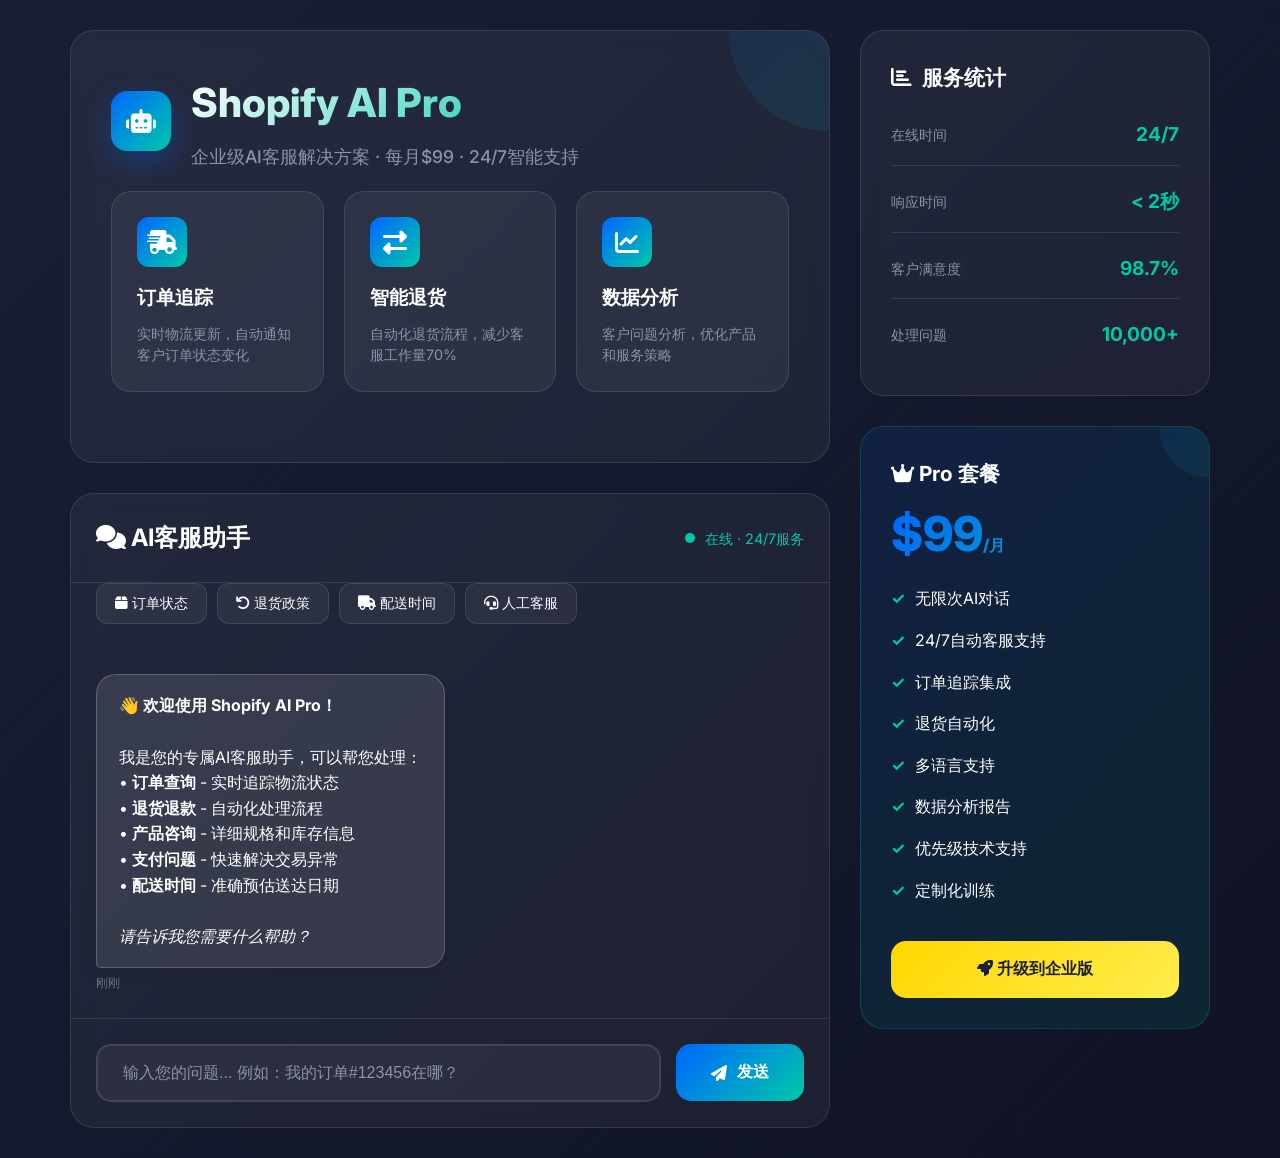
<file: templates/index.html>
<!DOCTYPE html>
<html lang="zh-CN">
<head>
    <meta charset="UTF-8">
    <meta name="viewport" content="width=device-width, initial-scale=1.0">
    <title>Shopify AI Pro | 企业级AI客服解决方案</title>
    <link rel="stylesheet" href="/static/css/style.css">
    <link rel="stylesheet" href="https://cdnjs.cloudflare.com/ajax/libs/font-awesome/6.4.0/css/all.min.css">
    <link href="https://fonts.googleapis.com/css2?family=Inter:wght@300;400;500;600;700;800&display=swap" rel="stylesheet">
</head>
<body>
    <div class="container">
        <!-- 左侧主区域 -->
        <div class="main-area">
            <!-- 头部 -->
            <header class="header">
                <div class="brand">
                    <div class="brand-logo floating">
                        <i class="fas fa-robot"></i>
                    </div>
                    <div class="brand-text">
                        <h1>Shopify AI Pro</h1>
                        <p>企业级AI客服解决方案 · 每月$99 · 24/7智能支持</p>
                    </div>
                </div>
                
                <div class="feature-cards">
                    <div class="feature-card">
                        <div class="feature-icon">
                            <i class="fas fa-shipping-fast"></i>
                        </div>
                        <h3>订单追踪</h3>
                        <p>实时物流更新，自动通知客户订单状态变化</p>
                    </div>
                    <div class="feature-card">
                        <div class="feature-icon">
                            <i class="fas fa-exchange-alt"></i>
                        </div>
                        <h3>智能退货</h3>
                        <p>自动化退货流程，减少客服工作量70%</p>
                    </div>
                    <div class="feature-card">
                        <div class="feature-icon">
                            <i class="fas fa-chart-line"></i>
                        </div>
                        <h3>数据分析</h3>
                        <p>客户问题分析，优化产品和服务策略</p>
                    </div>
                </div>
            </header>
            
            <!-- 聊天区域 -->
            <div class="chat-container">
                <div class="chat-header">
                    <h2><i class="fas fa-comments"></i> AI客服助手</h2>
                    <div class="chat-status">
                        <div class="status-indicator"></div>
                        <span>在线 · 24/7服务</span>
                    </div>
                </div>
                
                <!-- 快捷按钮 -->
                <div class="quick-buttons">
                    <button class="quick-button" data-question="我的订单在哪？">
                        <i class="fas fa-box"></i> 订单状态
                    </button>
                    <button class="quick-button" data-question="退货政策是什么？">
                        <i class="fas fa-undo"></i> 退货政策
                    </button>
                    <button class="quick-button" data-question="发货需要多久？">
                        <i class="fas fa-truck"></i> 配送时间
                    </button>
                    <button class="quick-button" data-question="如何联系人工客服？">
                        <i class="fas fa-headset"></i> 人工客服
                    </button>
                </div>
                
                <!-- 聊天框 -->
                <div class="chat-box" id="chatBox">
                    <!-- 初始欢迎消息 -->
                    <div class="message ai-message">
                        <div class="message-content">
                            <strong>👋 欢迎使用 Shopify AI Pro！</strong><br><br>
                            我是您的专属AI客服助手，可以帮您处理：<br>
                            • <strong>订单查询</strong> - 实时追踪物流状态<br>
                            • <strong>退货退款</strong> - 自动化处理流程<br>
                            • <strong>产品咨询</strong> - 详细规格和库存信息<br>
                            • <strong>支付问题</strong> - 快速解决交易异常<br>
                            • <strong>配送时间</strong> - 准确预估送达日期<br><br>
                            <em>请告诉我您需要什么帮助？</em>
                        </div>
                        <div class="message-time">刚刚</div>
                    </div>
                </div>
                
                <!-- 输入区域 -->
                <div class="input-area">
                    <div class="input-wrapper">
                        <input type="text" id="messageInput" placeholder="输入您的问题... 例如：我的订单#123456在哪？">
                    </div>
                    <button id="sendButton">
                        <i class="fas fa-paper-plane"></i> 发送
                    </button>
                </div>
            </div>
        </div>
        
        <!-- 右侧边栏 -->
        <div class="sidebar">
            <!-- 统计数据 -->
            <div class="stats-card">
                <h3><i class="fas fa-chart-bar"></i> 服务统计</h3>
                <div class="stats-grid" id="statsGrid">
                    <div class="stat-item">
                        <span class="stat-label">在线时间</span>
                        <span class="stat-value">24/7</span>
                    </div>
                    <div class="stat-item">
                        <span class="stat-label">响应时间</span>
                        <span class="stat-value">&lt; 2秒</span>
                    </div>
                    <div class="stat-item">
                        <span class="stat-label">客户满意度</span>
                        <span class="stat-value">98.7%</span>
                    </div>
                    <div class="stat-item">
                        <span class="stat-label">处理问题</span>
                        <span class="stat-value">10,000+</span>
                    </div>
                </div>
            </div>
            
            <!-- 价格卡片 -->
            <div class="pricing-card">
                <h3><i class="fas fa-crown"></i> Pro 套餐</h3>
                <div class="price">$99<span class="price-period">/月</span></div>
                
                <ul class="features-list">
                    <li>无限次AI对话</li>
                    <li>24/7自动客服支持</li>
                    <li>订单追踪集成</li>
                    <li>退货自动化</li>
                    <li>多语言支持</li>
                    <li>数据分析报告</li>
                    <li>优先级技术支持</li>
                    <li>定制化训练</li>
                </ul>
                
                <button class="upgrade-button" id="upgradeButton">
                    <i class="fas fa-rocket"></i> 升级到企业版
                </button>
            </div>
        </div>
    </div>
    
    <script src="/static/js/chat.js"></script>
    <script src="/static/js/chat-enhanced.js"></script>
</body>
</html>
</file>
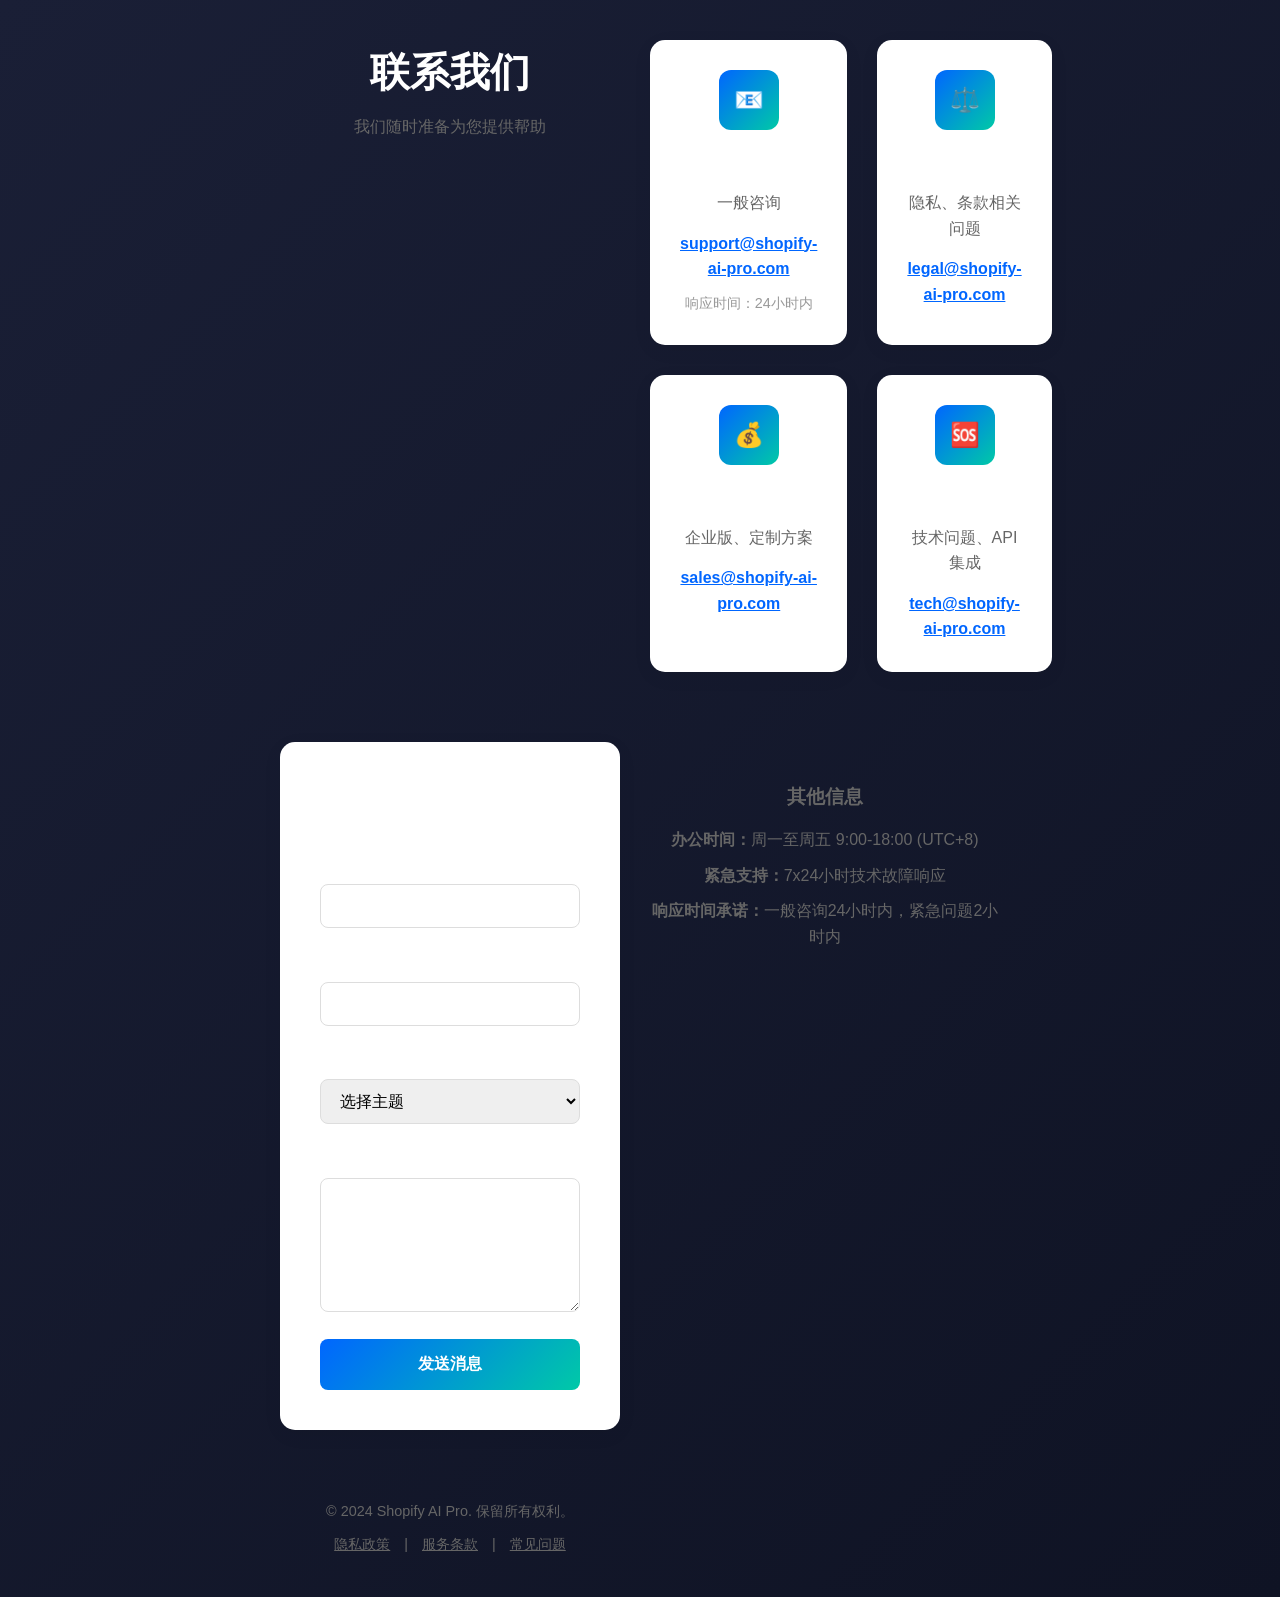
<file: templates/contact.html>
<!DOCTYPE html>
<html lang="zh-CN">
<head>
    <meta charset="UTF-8">
    <meta name="viewport" content="width=device-width, initial-scale=1.0">
    <title>联系我们 - Shopify AI Pro</title>
    <link rel="stylesheet" href="/static/css/style.css">
</head>
<body>
    <div class="container" style="max-width: 800px; padding: 40px;">
        <header style="text-align: center; margin-bottom: 40px;">
            <h1 style="font-size: 2.5rem; margin-bottom: 10px;">联系我们</h1>
            <p style="color: #666;">我们随时准备为您提供帮助</p>
        </header>
        
        <div style="display: grid; grid-template-columns: 1fr 1fr; gap: 30px; margin-bottom: 40px;">
            <!-- 联系卡片 -->
            <div style="background: white; border-radius: 15px; padding: 30px; box-shadow: 0 5px 20px rgba(0,0,0,0.05); text-align: center;">
                <div style="width: 60px; height: 60px; background: linear-gradient(135deg, #0066ff 0%, #00c9a7 100%); border-radius: 12px; margin: 0 auto 20px; display: flex; align-items: center; justify-content: center; font-size: 24px; color: white;">
                    📧
                </div>
                <h3 style="margin-bottom: 10px;">电子邮件</h3>
                <p style="color: #666; margin-bottom: 15px;">一般咨询</p>
                <a href="mailto:support@shopify-ai-pro.com" style="color: #0066ff; font-weight: 600;">support@shopify-ai-pro.com</a>
                <p style="font-size: 0.9rem; color: #999; margin-top: 10px;">响应时间：24小时内</p>
            </div>
            
            <div style="background: white; border-radius: 15px; padding: 30px; box-shadow: 0 5px 20px rgba(0,0,0,0.05); text-align: center;">
                <div style="width: 60px; height: 60px; background: linear-gradient(135deg, #0066ff 0%, #00c9a7 100%); border-radius: 12px; margin: 0 auto 20px; display: flex; align-items: center; justify-content: center; font-size: 24px; color: white;">
                    ⚖️
                </div>
                <h3 style="margin-bottom: 10px;">法律事务</h3>
                <p style="color: #666; margin-bottom: 15px;">隐私、条款相关问题</p>
                <a href="mailto:legal@shopify-ai-pro.com" style="color: #0066ff; font-weight: 600;">legal@shopify-ai-pro.com</a>
            </div>
            
            <div style="background: white; border-radius: 15px; padding: 30px; box-shadow: 0 5px 20px rgba(0,0,0,0.05); text-align: center;">
                <div style="width: 60px; height: 60px; background: linear-gradient(135deg, #0066ff 0%, #00c9a7 100%); border-radius: 12px; margin: 0 auto 20px; display: flex; align-items: center; justify-content: center; font-size: 24px; color: white;">
                    💰
                </div>
                <h3 style="margin-bottom: 10px;">销售咨询</h3>
                <p style="color: #666; margin-bottom: 15px;">企业版、定制方案</p>
                <a href="mailto:sales@shopify-ai-pro.com" style="color: #0066ff; font-weight: 600;">sales@shopify-ai-pro.com</a>
            </div>
            
            <div style="background: white; border-radius: 15px; padding: 30px; box-shadow: 0 5px 20px rgba(0,0,0,0.05); text-align: center;">
                <div style="width: 60px; height: 60px; background: linear-gradient(135deg, #0066ff 0%, #00c9a7 100%); border-radius: 12px; margin: 0 auto 20px; display: flex; align-items: center; justify-content: center; font-size: 24px; color: white;">
                    🆘
                </div>
                <h3 style="margin-bottom: 10px;">技术支持</h3>
                <p style="color: #666; margin-bottom: 15px;">技术问题、API集成</p>
                <a href="mailto:tech@shopify-ai-pro.com" style="color: #0066ff; font-weight: 600;">tech@shopify-ai-pro.com</a>
            </div>
        </div>
        
        <!-- 联系表单 -->
        <div style="background: white; border-radius: 15px; padding: 40px; box-shadow: 0 5px 20px rgba(0,0,0,0.05);">
            <h2 style="margin-bottom: 30px; text-align: center;">发送消息</h2>
            
            <form id="contactForm" style="max-width: 500px; margin: 0 auto;">
                <div style="margin-bottom: 20px;">
                    <label style="display: block; margin-bottom: 8px; font-weight: 600;">姓名</label>
                    <input type="text" required style="width: 100%; padding: 12px 15px; border: 1px solid #ddd; border-radius: 8px; font-size: 1rem;">
                </div>
                
                <div style="margin-bottom: 20px;">
                    <label style="display: block; margin-bottom: 8px; font-weight: 600;">邮箱</label>
                    <input type="email" required style="width: 100%; padding: 12px 15px; border: 1px solid #ddd; border-radius: 8px; font-size: 1rem;">
                </div>
                
                <div style="margin-bottom: 20px;">
                    <label style="display: block; margin-bottom: 8px; font-weight: 600;">主题</label>
                    <select style="width: 100%; padding: 12px 15px; border: 1px solid #ddd; border-radius: 8px; font-size: 1rem;">
                        <option value="">选择主题</option>
                        <option value="general">一般咨询</option>
                        <option value="support">技术支持</option>
                        <option value="billing">账单问题</option>
                        <option value="legal">法律事务</option>
                        <option value="sales">销售咨询</option>
                        <option value="feedback">产品反馈</option>
                    </select>
                </div>
                
                <div style="margin-bottom: 20px;">
                    <label style="display: block; margin-bottom: 8px; font-weight: 600;">消息</label>
                    <textarea rows="6" required style="width: 100%; padding: 12px 15px; border: 1px solid #ddd; border-radius: 8px; font-size: 1rem; resize: vertical;"></textarea>
                </div>
                
                <button type="submit" style="width: 100%; background: linear-gradient(135deg, #0066ff 0%, #00c9a7 100%); color: white; border: none; padding: 15px; border-radius: 8px; font-size: 1rem; font-weight: 600; cursor: pointer; transition: all 0.3s ease;">
                    发送消息
                </button>
            </form>
            
            <div id="formSuccess" style="display: none; text-align: center; margin-top: 20px; padding: 15px; background: #d4edda; color: #155724; border-radius: 8px;">
                消息发送成功！我们将在24小时内回复您。
            </div>
        </div>
        
        <!-- 其他信息 -->
        <div style="margin-top: 40px; text-align: center; color: #666;">
            <h3 style="margin-bottom: 15px;">其他信息</h3>
            <p style="margin-bottom: 10px;"><strong>办公时间：</strong>周一至周五 9:00-18:00 (UTC+8)</p>
            <p style="margin-bottom: 10px;"><strong>紧急支持：</strong>7x24小时技术故障响应</p>
            <p style="margin-bottom: 10px;"><strong>响应时间承诺：</strong>一般咨询24小时内，紧急问题2小时内</p>
        </div>
        
        <footer style="text-align: center; margin-top: 40px; color: #666; font-size: 0.9rem;">
            <p>© 2024 Shopify AI Pro. 保留所有权利。</p>
            <p style="margin-top: 10px;">
                <a href="/privacy" style="color: #666; margin: 0 10px;">隐私政策</a> | 
                <a href="/terms" style="color: #666; margin: 0 10px;">服务条款</a> | 
                <a href="/faq" style="color: #666; margin: 0 10px;">常见问题</a>
            </p>
        </footer>
    </div>
    
    <script>
        document.getElementById('contactForm').addEventListener('submit', function(e) {
            e.preventDefault();
            // 这里可以添加实际的表单提交逻辑
            document.getElementById('formSuccess').style.display = 'block';
            this.reset();
            setTimeout(() => {
                document.getElementById('formSuccess').style.display = 'none';
            }, 5000);
        });
    </script>
</body>
</html>
</file>
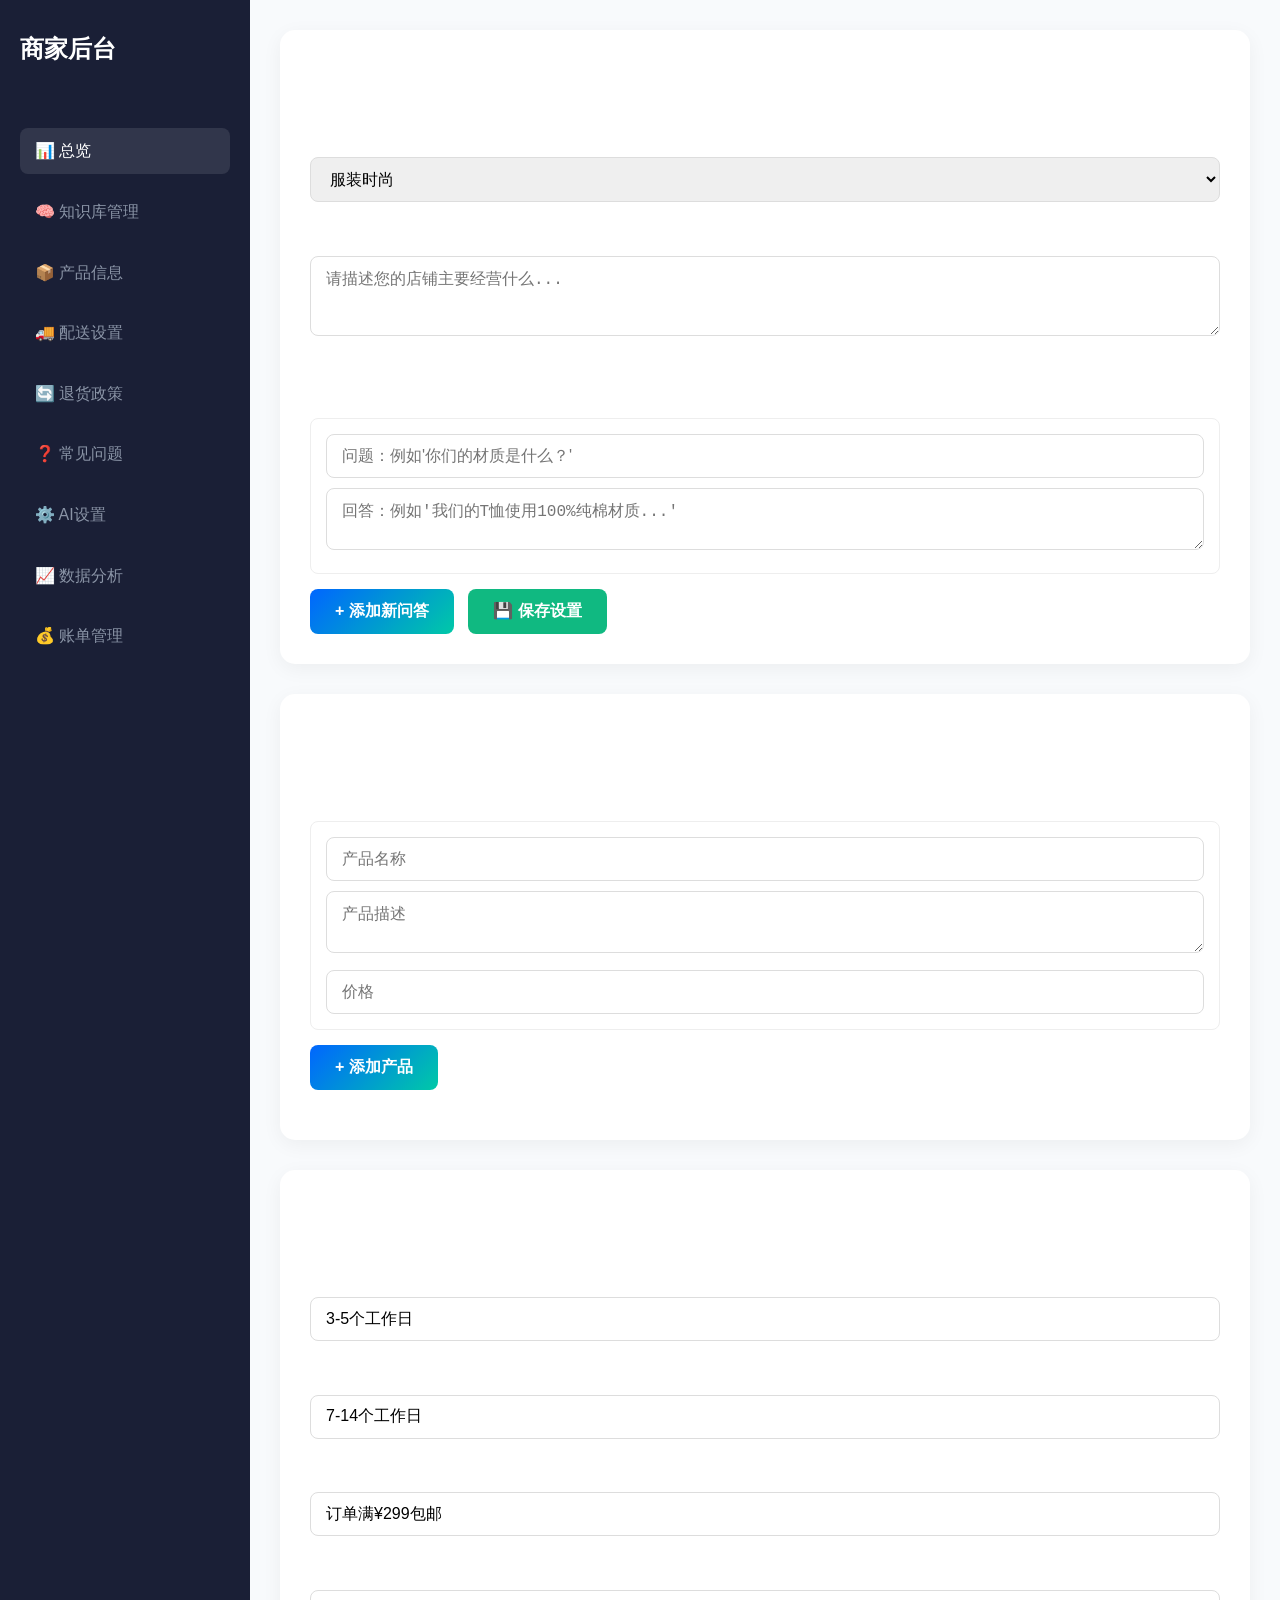
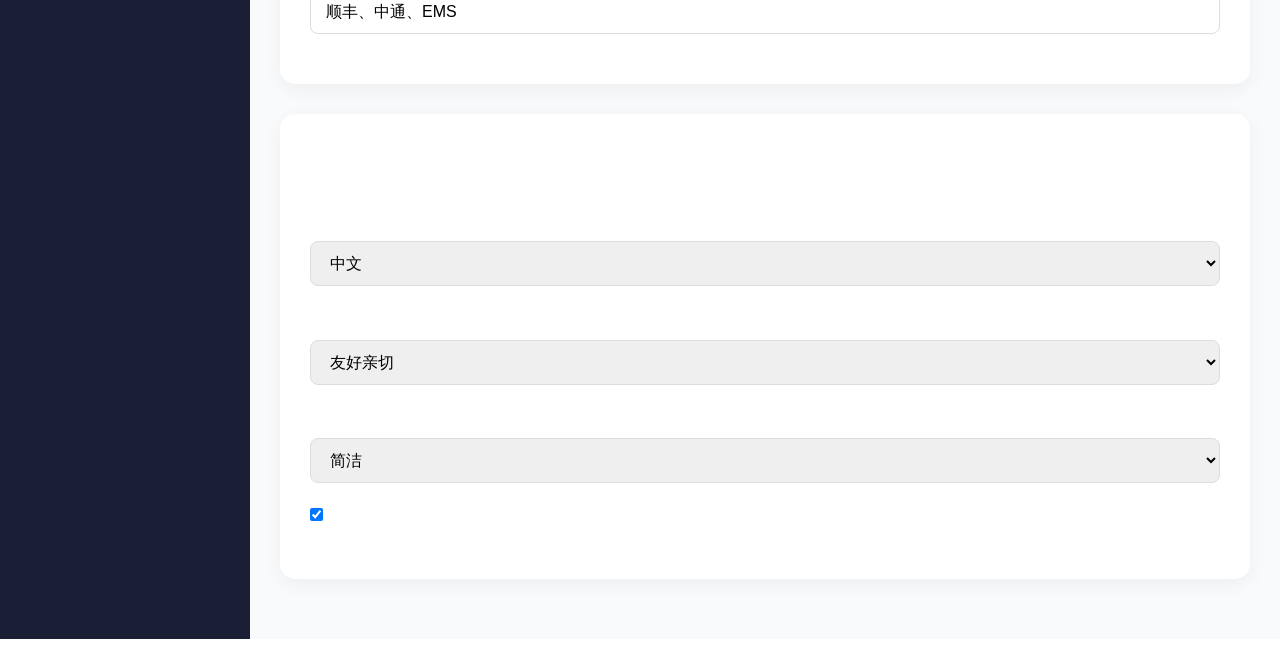
<file: templates/merchant_dashboard.html>
<!DOCTYPE html>
<html lang="zh-CN">
<head>
    <meta charset="UTF-8">
    <meta name="viewport" content="width=device-width, initial-scale=1.0">
    <title>商家后台 - Shopify AI Pro</title>
    <link rel="stylesheet" href="/static/css/style.css">
    <style>
        .dashboard-container {
            display: grid;
            grid-template-columns: 250px 1fr;
            min-height: 100vh;
        }
        .sidebar {
            background: #1a1f36;
            color: white;
            padding: 30px 20px;
        }
        .sidebar ul {
            list-style: none;
            padding: 0;
        }
        .sidebar li {
            margin-bottom: 15px;
        }
        .sidebar a {
            color: #8a94a6;
            text-decoration: none;
            display: block;
            padding: 10px 15px;
            border-radius: 8px;
            transition: all 0.3s ease;
        }
        .sidebar a:hover, .sidebar a.active {
            background: rgba(255,255,255,0.1);
            color: white;
        }
        .main-content {
            padding: 30px;
            background: #f8fafc;
        }
        .section {
            background: white;
            border-radius: 15px;
            padding: 30px;
            margin-bottom: 30px;
            box-shadow: 0 5px 20px rgba(0,0,0,0.05);
        }
        .form-group {
            margin-bottom: 20px;
        }
        .form-group label {
            display: block;
            margin-bottom: 8px;
            font-weight: 600;
        }
        .form-control {
            width: 100%;
            padding: 12px 15px;
            border: 1px solid #ddd;
            border-radius: 8px;
            font-size: 1rem;
        }
        .btn {
            background: linear-gradient(135deg, #0066ff 0%, #00c9a7 100%);
            color: white;
            border: none;
            padding: 12px 25px;
            border-radius: 8px;
            font-size: 1rem;
            font-weight: 600;
            cursor: pointer;
            transition: all 0.3s ease;
        }
        .btn:hover {
            transform: translateY(-2px);
            box-shadow: 0 10px 20px rgba(0,102,255,0.2);
        }
    </style>
</head>
<body>
    <div class="dashboard-container">
        <!-- 侧边栏 -->
        <div class="sidebar">
            <h2 style="margin-bottom: 30px;">商家后台</h2>
            <ul>
                <li><a href="#overview" class="active">📊 总览</a></li>
                <li><a href="#knowledge">🧠 知识库管理</a></li>
                <li><a href="#products">📦 产品信息</a></li>
                <li><a href="#shipping">🚚 配送设置</a></li>
                <li><a href="#returns">🔄 退货政策</a></li>
                <li><a href="#faq">❓ 常见问题</a></li>
                <li><a href="#ai-settings">⚙️ AI设置</a></li>
                <li><a href="#analytics">📈 数据分析</a></li>
                <li><a href="#billing">💰 账单管理</a></li>
            </ul>
        </div>
        
        <!-- 主内容 -->
        <div class="main-content">
            <!-- 知识库管理 -->
            <div class="section" id="knowledge">
                <h2 style="margin-bottom: 25px;">知识库管理</h2>
                
                <div class="form-group">
                    <label>店铺品类</label>
                    <select class="form-control" id="productCategory">
                        <option value="fashion">服装时尚</option>
                        <option value="electronics">电子产品</option>
                        <option value="beauty">美妆护肤</option>
                        <option value="home">家居用品</option>
                        <option value="food">食品饮料</option>
                        <option value="sports">运动户外</option>
                        <option value="books">图书音像</option>
                        <option value="other">其他</option>
                    </select>
                </div>
                
                <div class="form-group">
                    <label>店铺描述</label>
                    <textarea class="form-control" rows="3" placeholder="请描述您的店铺主要经营什么..."></textarea>
                </div>
                
                <h3 style="margin: 30px 0 15px;">自定义问答对</h3>
                <div id="faqItems">
                    <div class="faq-item" style="margin-bottom: 15px; padding: 15px; border: 1px solid #eee; border-radius: 8px;">
                        <input type="text" class="form-control" placeholder="问题：例如'你们的材质是什么？'" style="margin-bottom: 10px;">
                        <textarea class="form-control" rows="2" placeholder="回答：例如'我们的T恤使用100%纯棉材质...'"></textarea>
                    </div>
                </div>
                
                <button class="btn" onclick="addFaqItem()">+ 添加新问答</button>
                <button class="btn" style="background: #10b981; margin-left: 10px;" onclick="saveKnowledge()">💾 保存设置</button>
            </div>
            
            <!-- 产品信息 -->
            <div class="section" id="products">
                <h2 style="margin-bottom: 25px;">产品信息</h2>
                
                <div class="form-group">
                    <label>主要产品列表</label>
                    <div id="productList">
                        <div class="product-item" style="margin-bottom: 15px; padding: 15px; border: 1px solid #eee; border-radius: 8px;">
                            <input type="text" class="form-control" placeholder="产品名称" style="margin-bottom: 10px;">
                            <textarea class="form-control" rows="2" placeholder="产品描述"></textarea>
                            <input type="text" class="form-control" placeholder="价格" style="margin-top: 10px;">
                        </div>
                    </div>
                    <button class="btn" onclick="addProductItem()">+ 添加产品</button>
                </div>
            </div>
            
            <!-- 配送设置 -->
            <div class="section" id="shipping">
                <h2 style="margin-bottom: 25px;">配送设置</h2>
                
                <div class="form-group">
                    <label>国内配送时间</label>
                    <input type="text" class="form-control" value="3-5个工作日">
                </div>
                
                <div class="form-group">
                    <label>国际配送时间</label>
                    <input type="text" class="form-control" value="7-14个工作日">
                </div>
                
                <div class="form-group">
                    <label>包邮门槛</label>
                    <input type="text" class="form-control" value="订单满¥299包邮">
                </div>
                
                <div class="form-group">
                    <label>配送合作商</label>
                    <input type="text" class="form-control" value="顺丰、中通、EMS">
                </div>
            </div>
            
            <!-- AI设置 -->
            <div class="section" id="ai-settings">
                <h2 style="margin-bottom: 25px;">AI客服设置</h2>
                
                <div class="form-group">
                    <label>回答语言</label>
                    <select class="form-control">
                        <option value="zh">中文</option>
                        <option value="en">英文</option>
                        <option value="both">中英文混合</option>
                    </select>
                </div>
                
                <div class="form-group">
                    <label>回答语气</label>
                    <select class="form-control">
                        <option value="friendly">友好亲切</option>
                        <option value="professional">专业正式</option>
                        <option value="casual">轻松随意</option>
                    </select>
                </div>
                
                <div class="form-group">
                    <label>回答长度</label>
                    <select class="form-control">
                        <option value="short">简洁</option>
                        <option value="medium">中等</option>
                        <option value="detailed">详细</option>
                    </select>
                </div>
                
                <div class="form-group">
                    <label>
                        <input type="checkbox" checked> 自动推荐相关产品
                    </label>
                </div>
            </div>
        </div>
    </div>
    
    <script>
        function addFaqItem() {
            const container = document.getElementById('faqItems');
            const newItem = document.createElement('div');
            newItem.className = 'faq-item';
            newItem.innerHTML = `
                <input type="text" class="form-control" placeholder="问题" style="margin-bottom: 10px;">
                <textarea class="form-control" rows="2" placeholder="回答"></textarea>
                <button onclick="this.parentElement.remove()" style="margin-top: 10px; background: #ef4444; color: white; border: none; padding: 5px 10px; border-radius: 4px; cursor: pointer;">删除</button>
            `;
            container.appendChild(newItem);
        }
        
        function addProductItem() {
            const container = document.getElementById('productList');
            const newItem = document.createElement('div');
            newItem.className = 'product-item';
            newItem.innerHTML = `
                <input type="text" class="form-control" placeholder="产品名称" style="margin-bottom: 10px;">
                <textarea class="form-control" rows="2" placeholder="产品描述"></textarea>
                <input type="text" class="form-control" placeholder="价格" style="margin-top: 10px;">
                <button onclick="this.parentElement.remove()" style="margin-top: 10px; background: #ef4444; color: white; border: none; padding: 5px 10px; border-radius: 4px; cursor: pointer;">删除</button>
            `;
            container.appendChild(newItem);
        }
        
        function saveKnowledge() {
            // 这里添加保存到后端的逻辑
            alert('设置已保存！');
        }
    </script>
</body>
</html>
</file>
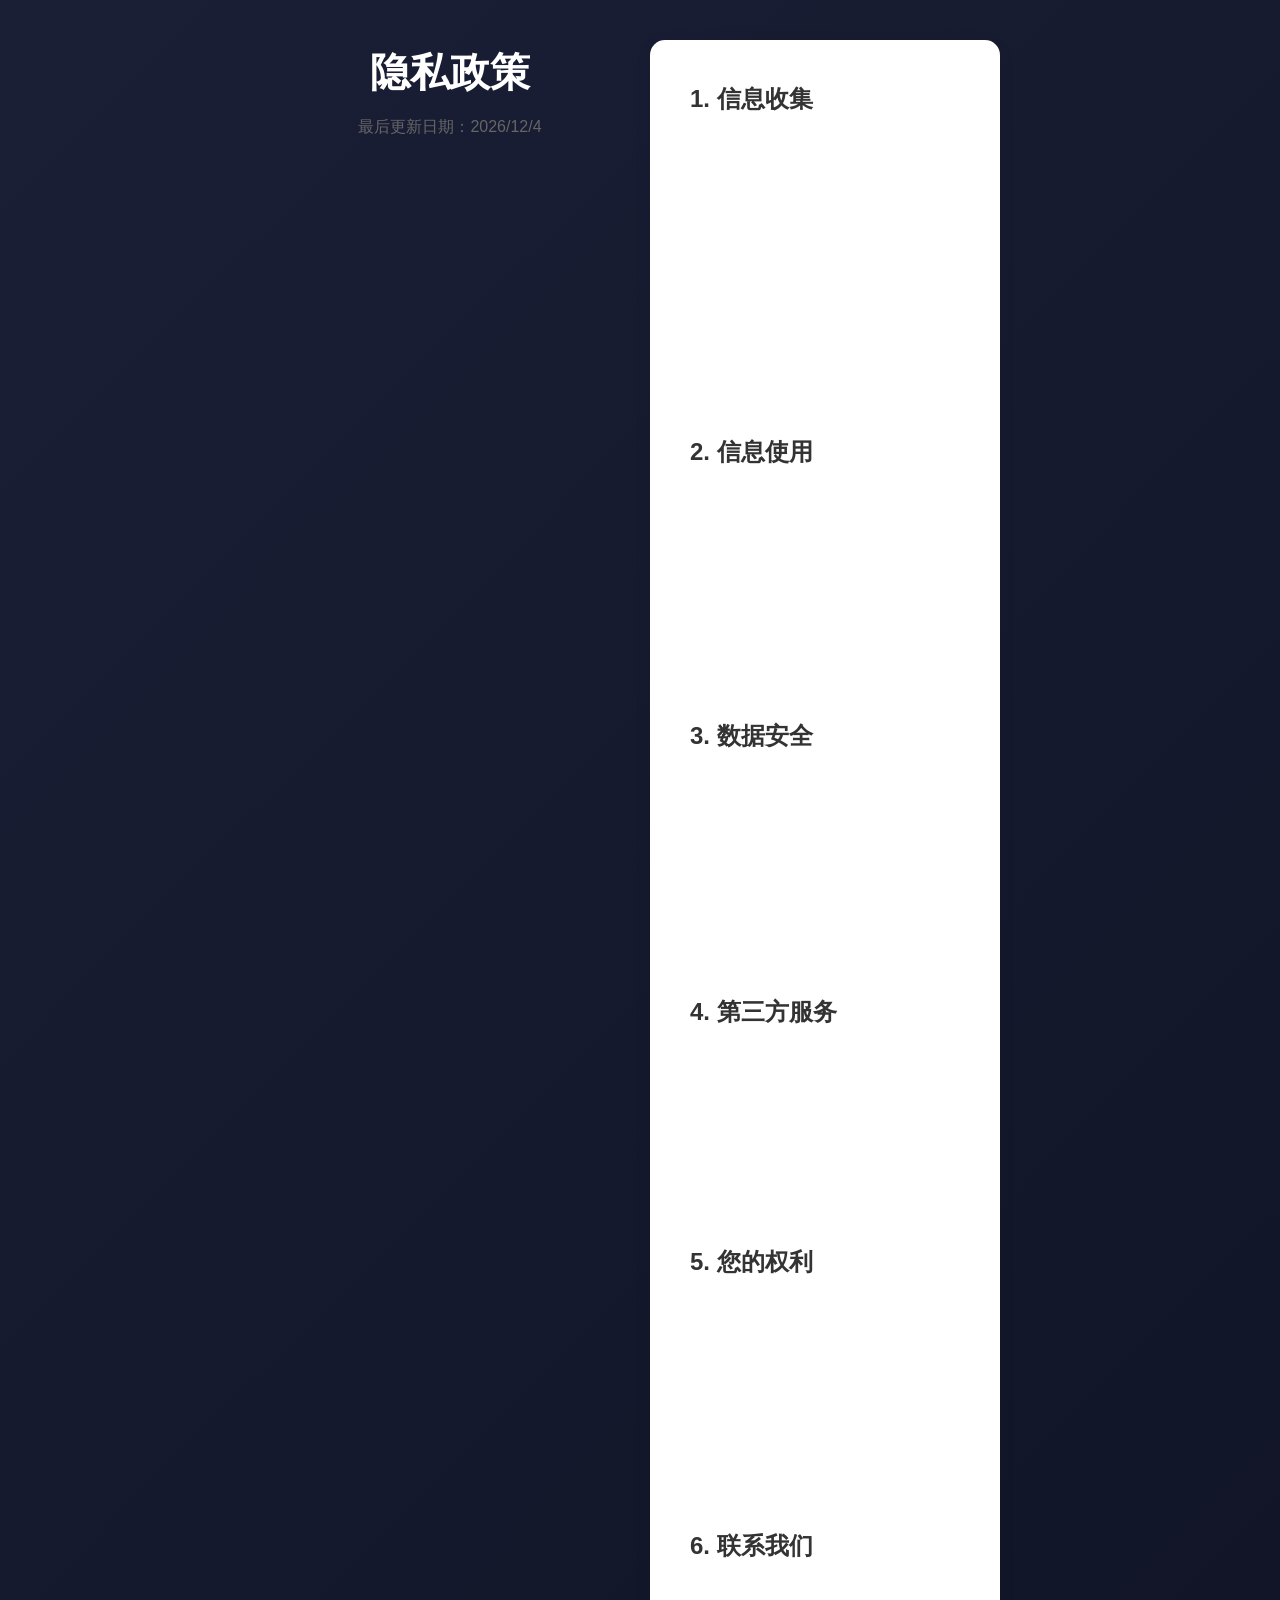
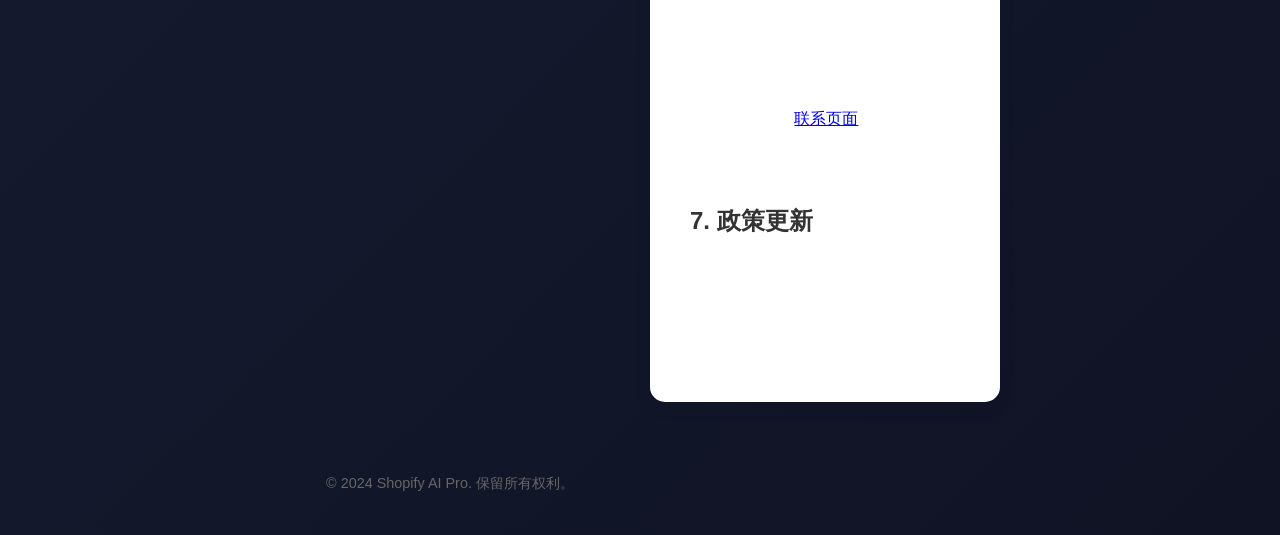
<file: templates/privacy.html>
<!DOCTYPE html>
<html lang="zh-CN">
<head>
    <meta charset="UTF-8">
    <meta name="viewport" content="width=device-width, initial-scale=1.0">
    <title>隐私政策 - Shopify AI Pro</title>
    <link rel="stylesheet" href="/static/css/style.css">
</head>
<body>
    <div class="container" style="max-width: 800px; padding: 40px;">
        <header style="text-align: center; margin-bottom: 40px;">
            <h1 style="font-size: 2.5rem; margin-bottom: 10px;">隐私政策</h1>
            <p style="color: #666;">最后更新日期：<span id="currentDate"></span></p>
        </header>
        
        <div style="background: white; border-radius: 15px; padding: 40px; box-shadow: 0 5px 20px rgba(0,0,0,0.05);">
            <section style="margin-bottom: 30px;">
                <h2 style="color: #333; margin-bottom: 15px;">1. 信息收集</h2>
                <p>我们收集以下类型的信息：</p>
                <ul style="margin: 15px 0; padding-left: 20px;">
                    <li style="margin-bottom: 8px;"><strong>商家信息：</strong>店铺名称、联系邮箱、Shopify商店URL</li>
                    <li style="margin-bottom: 8px;"><strong>客户对话：</strong>通过AI客服处理的客户问题和回答（用于改进服务）</li>
                    <li style="margin-bottom: 8px;"><strong>使用数据：</strong>服务使用情况、错误日志、性能数据</li>
                    <li style="margin-bottom: 8px;"><strong>支付信息：</strong>通过Stripe或PayPal处理，我们不存储信用卡信息</li>
                </ul>
            </section>
            
            <section style="margin-bottom: 30px;">
                <h2 style="color: #333; margin-bottom: 15px;">2. 信息使用</h2>
                <p>我们使用收集的信息用于：</p>
                <ul style="margin: 15px 0; padding-left: 20px;">
                    <li style="margin-bottom: 8px;">提供和改进AI客服服务</li>
                    <li style="margin-bottom: 8px;">处理支付和订阅管理</li>
                    <li style="margin-bottom: 8px;">发送重要的服务通知</li>
                    <li style="margin-bottom: 8px;">分析使用情况以优化服务</li>
                    <li style="margin-bottom: 8px;">遵守法律义务</li>
                </ul>
            </section>
            
            <section style="margin-bottom: 30px;">
                <h2 style="color: #333; margin-bottom: 15px;">3. 数据安全</h2>
                <p>我们采取合理的安全措施保护您的信息：</p>
                <ul style="margin: 15px 0; padding-left: 20px;">
                    <li style="margin-bottom: 8px;">所有数据传输使用SSL/TLS加密</li>
                    <li style="margin-bottom: 8px;">定期安全审计和漏洞扫描</li>
                    <li style="margin-bottom: 8px;">访问控制和身份验证</li>
                    <li style="margin-bottom: 8px;">定期数据备份</li>
                </ul>
            </section>
            
            <section style="margin-bottom: 30px;">
                <h2 style="color: #333; margin-bottom: 15px;">4. 第三方服务</h2>
                <p>我们使用以下第三方服务：</p>
                <ul style="margin: 15px 0; padding-left: 20px;">
                    <li style="margin-bottom: 8px;"><strong>DeepSeek API：</strong>用于AI对话处理</li>
                    <li style="margin-bottom: 8px;"><strong>Vercel：</strong>网站托管服务</li>
                    <li style="margin-bottom: 8px;"><strong>Stripe/PayPal：</strong>支付处理</li>
                    <li style="margin-bottom: 8px;"><strong>GitHub：</strong>代码版本控制</li>
                </ul>
            </section>
            
            <section style="margin-bottom: 30px;">
                <h2 style="color: #333; margin-bottom: 15px;">5. 您的权利</h2>
                <p>您有权：</p>
                <ul style="margin: 15px 0; padding-left: 20px;">
                    <li style="margin-bottom: 8px;">访问您的个人信息</li>
                    <li style="margin-bottom: 8px;">更正不准确的信息</li>
                    <li style="margin-bottom: 8px;">删除您的账户和数据</li>
                    <li style="margin-bottom: 8px;">选择退出营销通信</li>
                    <li style="margin-bottom: 8px;">提出投诉</li>
                </ul>
            </section>
            
            <section style="margin-bottom: 30px;">
                <h2 style="color: #333; margin-bottom: 15px;">6. 联系我们</h2>
                <p>如有隐私相关问题，请通过以下方式联系我们：</p>
                <ul style="margin: 15px 0; padding-left: 20px;">
                    <li style="margin-bottom: 8px;"><strong>邮箱：</strong> privacy@shopify-ai-pro.com</li>
                    <li style="margin-bottom: 8px;"><strong>在线表单：</strong> <a href="/contact">联系页面</a></li>
                </ul>
                <p>我们将在30天内回复您的请求。</p>
            </section>
            
            <section style="margin-bottom: 30px;">
                <h2 style="color: #333; margin-bottom: 15px;">7. 政策更新</h2>
                <p>我们可能会不时更新本隐私政策。更新后，我们将在网站上发布新版本并更新"最后更新日期"。</p>
            </section>
        </div>
        
        <footer style="text-align: center; margin-top: 40px; color: #666; font-size: 0.9rem;">
            <p>© 2024 Shopify AI Pro. 保留所有权利。</p>
        </footer>
    </div>
    
    <script>
        // 自动更新日期
        document.getElementById('currentDate').textContent = new Date().toLocaleDateString('zh-CN');
    </script>
</body>
</html>
</file>
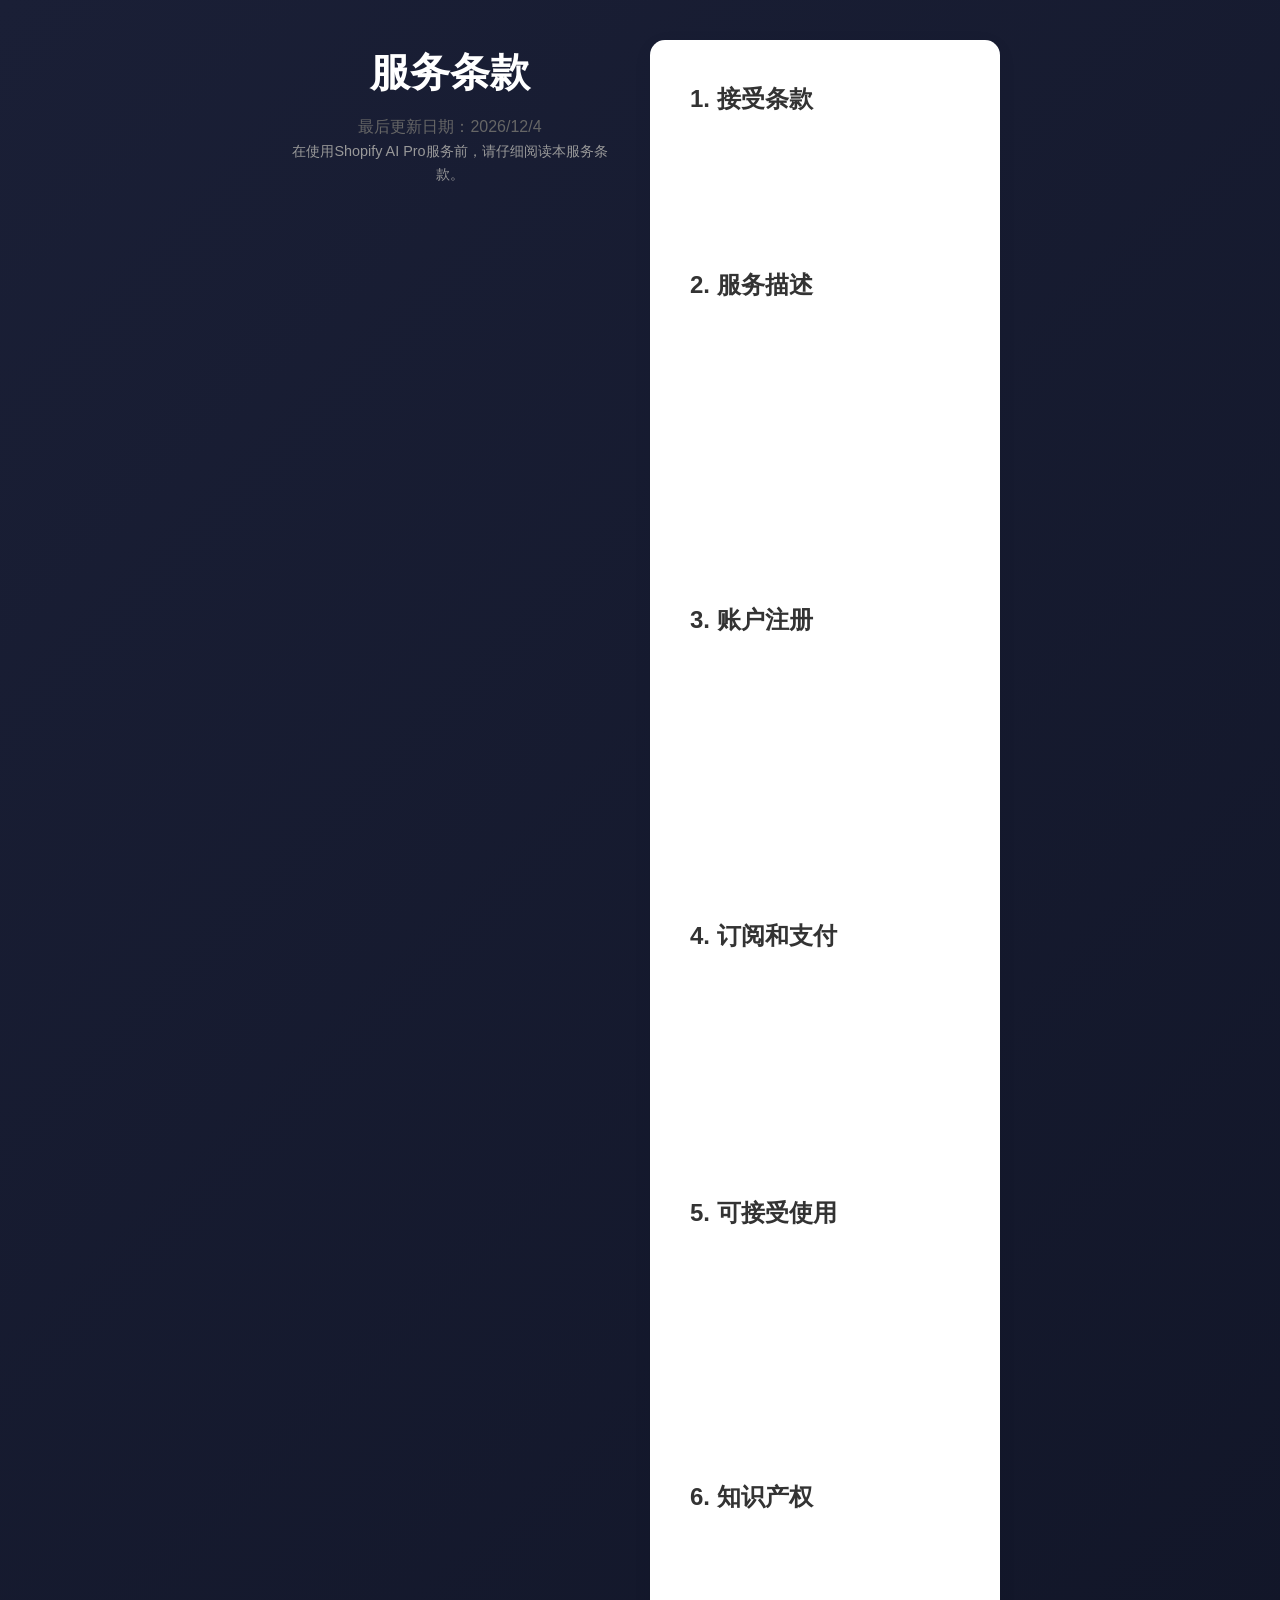
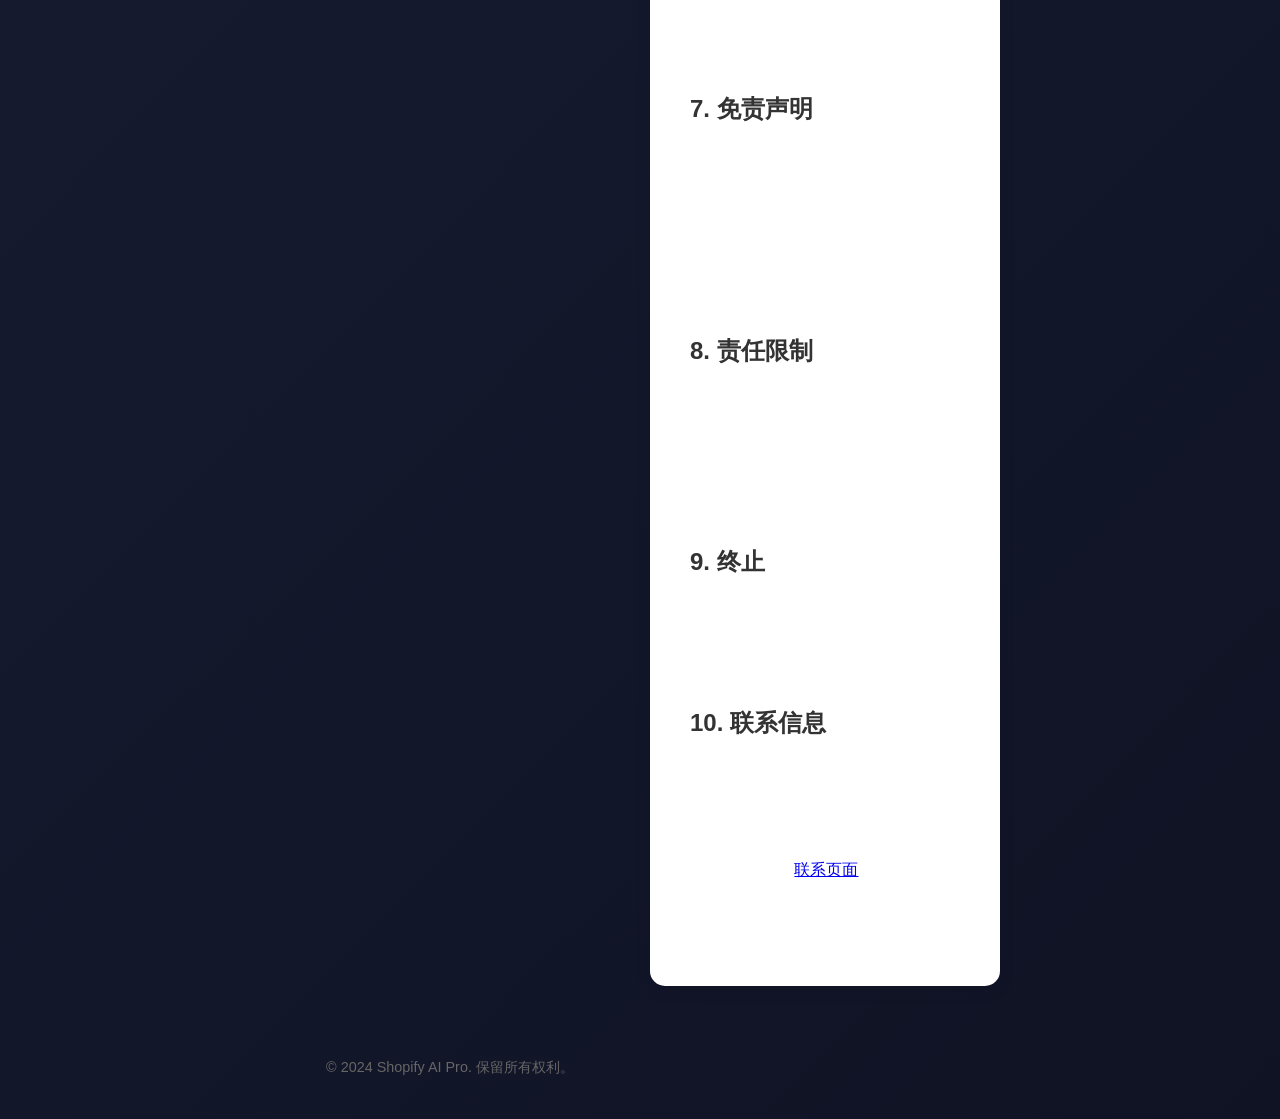
<file: templates/terms.html>
<!DOCTYPE html>
<html lang="zh-CN">
<head>
    <meta charset="UTF-8">
    <meta name="viewport" content="width=device-width, initial-scale=1.0">
    <title>服务条款 - Shopify AI Pro</title>
    <link rel="stylesheet" href="/static/css/style.css">
</head>
<body>
    <div class="container" style="max-width: 800px; padding: 40px;">
        <header style="text-align: center; margin-bottom: 40px;">
            <h1 style="font-size: 2.5rem; margin-bottom: 10px;">服务条款</h1>
            <p style="color: #666;">最后更新日期：<span id="currentDate"></span></p>
            <p style="color: #999; font-size: 0.9rem;">在使用Shopify AI Pro服务前，请仔细阅读本服务条款。</p>
        </header>
        
        <div style="background: white; border-radius: 15px; padding: 40px; box-shadow: 0 5px 20px rgba(0,0,0,0.05);">
            <section style="margin-bottom: 30px;">
                <h2 style="color: #333; margin-bottom: 15px;">1. 接受条款</h2>
                <p>通过访问或使用Shopify AI Pro服务，您确认已阅读、理解并同意受本服务条款约束。如果您不同意这些条款，请不要使用我们的服务。</p>
            </section>
            
            <section style="margin-bottom: 30px;">
                <h2 style="color: #333; margin-bottom: 15px;">2. 服务描述</h2>
                <p>Shopify AI Pro是一个基于AI的客户服务解决方案，为Shopify电商商家提供：</p>
                <ul style="margin: 15px 0; padding-left: 20px;">
                    <li style="margin-bottom: 8px;">24/7 AI客服对话</li>
                    <li style="margin-bottom: 8px;">订单状态查询</li>
                    <li style="margin-bottom: 8px;">退货政策解答</li>
                    <li style="margin-bottom: 8px;">配送时间回答</li>
                    <li style="margin-bottom: 8px;">产品信息咨询</li>
                </ul>
            </section>
            
            <section style="margin-bottom: 30px;">
                <h2 style="color: #333; margin-bottom: 15px;">3. 账户注册</h2>
                <p>要使用我们的服务，您需要：</p>
                <ul style="margin: 15px 0; padding-left: 20px;">
                    <li style="margin-bottom: 8px;">提供一个有效的电子邮件地址</li>
                    <li style="margin-bottom: 8px;">创建一个密码</li>
                    <li style="margin-bottom: 8px;">提供准确的商家信息</li>
                    <li style="margin-bottom: 8px;">同意这些服务条款和隐私政策</li>
                </ul>
                <p>您有责任维护账户安全，并对账户下发生的所有活动负责。</p>
            </section>
            
            <section style="margin-bottom: 30px;">
                <h2 style="color: #333; margin-bottom: 15px;">4. 订阅和支付</h2>
                <ul style="margin: 15px 0; padding-left: 20px;">
                    <li style="margin-bottom: 8px;">我们提供月度订阅服务</li>
                    <li style="margin-bottom: 8px;">所有费用以美元计算</li>
                    <li style="margin-bottom: 8px;">订阅自动续订，除非在续订前取消</li>
                    <li style="margin-bottom: 8px;">提供14天免费试用期</li>
                    <li style="margin-bottom: 8px;">不提供退款，但可以随时取消</li>
                    <li style="margin-bottom: 8px;">价格可能会更改，会提前30天通知</li>
                </ul>
            </section>
            
            <section style="margin-bottom: 30px;">
                <h2 style="color: #333; margin-bottom: 15px;">5. 可接受使用</h2>
                <p>您同意不会：</p>
                <ul style="margin: 15px 0; padding-left: 20px;">
                    <li style="margin-bottom: 8px;">使用服务进行非法活动</li>
                    <li style="margin-bottom: 8px;">发送垃圾邮件或恶意内容</li>
                    <li style="margin-bottom: 8px;">试图破解或绕过安全措施</li>
                    <li style="margin-bottom: 8px;">侵犯他人知识产权</li>
                    <li style="margin-bottom: 8px;">干扰服务正常运行</li>
                </ul>
            </section>
            
            <section style="margin-bottom: 30px;">
                <h2 style="color: #333; margin-bottom: 15px;">6. 知识产权</h2>
                <p>Shopify AI Pro服务及其所有内容、功能和技术都属于Shopify AI Pro或其许可方的专有财产。</p>
                <p>您授予我们处理您店铺数据的有限许可，仅用于提供服务。</p>
            </section>
            
            <section style="margin-bottom: 30px;">
                <h2 style="color: #333; margin-bottom: 15px;">7. 免责声明</h2>
                <p>服务按"原样"提供，不作任何明示或暗示的保证。我们不保证：</p>
                <ul style="margin: 15px 0; padding-left: 20px;">
                    <li style="margin-bottom: 8px;">服务将不间断或无错误运行</li>
                    <li style="margin-bottom: 8px;">AI回答将100%准确</li>
                    <li style="margin-bottom: 8px;">服务满足您的特定需求</li>
                </ul>
            </section>
            
            <section style="margin-bottom: 30px;">
                <h2 style="color: #333; margin-bottom: 15px;">8. 责任限制</h2>
                <p>在任何情况下，Shopify AI Pro对您的间接、附带、特殊、后果性或惩罚性损害不承担责任。</p>
                <p>我们的最大责任不超过您在过去12个月内支付给我们的费用总额。</p>
            </section>
            
            <section style="margin-bottom: 30px;">
                <h2 style="color: #333; margin-bottom: 15px;">9. 终止</h2>
                <p>我们保留因违反这些条款而暂停或终止您访问服务的权利。</p>
                <p>您可以随时通过账户设置取消订阅。</p>
            </section>
            
            <section style="margin-bottom: 30px;">
                <h2 style="color: #333; margin-bottom: 15px;">10. 联系信息</h2>
                <p>如有问题，请通过以下方式联系我们：</p>
                <ul style="margin: 15px 0; padding-left: 20px;">
                    <li style="margin-bottom: 8px;"><strong>邮箱：</strong> legal@shopify-ai-pro.com</li>
                    <li style="margin-bottom: 8px;"><strong>在线表单：</strong> <a href="/contact">联系页面</a></li>
                    <li style="margin-bottom: 8px;"><strong>邮寄地址：</strong> [您的地址]</li>
                </ul>
            </section>
        </div>
        
        <footer style="text-align: center; margin-top: 40px; color: #666; font-size: 0.9rem;">
            <p>© 2024 Shopify AI Pro. 保留所有权利。</p>
        </footer>
    </div>
    
    <script>
        document.getElementById('currentDate').textContent = new Date().toLocaleDateString('zh-CN');
    </script>
</body>
</html>
</file>
<file: static/css/style.css>
/* ============================================
   Shopify AI Pro - 高级客服界面
   价值 $99/月 的专业设计
   ============================================ */

:root {
  /* 专业配色方案 - Shopify品牌色增强 */
  --primary: #1a1f36;
  --primary-dark: #0f1324;
  --secondary: #0066ff;
  --accent: #00c9a7;
  --shopify-green: #95BF46;
  --shopify-blue: #0081ff;
  --gold: #ffd700;
  --text-light: #ffffff;
  --text-dark: #1a1f36;
  --text-muted: #8a94a6;
  --bg-light: #f8fafc;
  --bg-card: #ffffff;
  --border: #e2e8f0;
  --shadow: 0 20px 60px rgba(0, 0, 0, 0.15);
  --shadow-lg: 0 30px 90px rgba(0, 0, 0, 0.25);
  --gradient-primary: linear-gradient(135deg, #0066ff 0%, #00c9a7 100%);
  --gradient-dark: linear-gradient(135deg, #1a1f36 0%, #0f1324 100%);
  --gradient-gold: linear-gradient(135deg, #ffd700 0%, #ffed4e 100%);
}

/* ========== 基础重置 ========== */
* {
  margin: 0;
  padding: 0;
  box-sizing: border-box;
}

body {
  font-family: 'Inter', -apple-system, BlinkMacSystemFont, 'Segoe UI', Roboto, Oxygen, Ubuntu, sans-serif;
  background: var(--gradient-dark);
  color: var(--text-light);
  min-height: 100vh;
  line-height: 1.6;
  overflow-x: hidden;
}

/* ========== 容器布局 ========== */
.container {
  max-width: 1200px;
  margin: 0 auto;
  padding: 30px;
  display: grid;
  grid-template-columns: 1fr 350px;
  gap: 30px;
  min-height: 100vh;
}

/* ========== 左侧主区域 ========== */
.main-area {
  display: flex;
  flex-direction: column;
  gap: 30px;
}

/* ========== 头部区域 ========== */
.header {
  background: rgba(255, 255, 255, 0.05);
  backdrop-filter: blur(10px);
  border-radius: 24px;
  padding: 40px;
  border: 1px solid rgba(255, 255, 255, 0.1);
  position: relative;
  overflow: hidden;
}

.header::before {
  content: '';
  position: absolute;
  top: 0;
  right: 0;
  width: 200px;
  height: 200px;
  background: var(--gradient-primary);
  opacity: 0.1;
  border-radius: 50%;
  transform: translate(100px, -100px);
}

.brand {
  display: flex;
  align-items: center;
  gap: 20px;
  margin-bottom: 20px;
}

.brand-logo {
  width: 60px;
  height: 60px;
  background: var(--gradient-primary);
  border-radius: 16px;
  display: flex;
  align-items: center;
  justify-content: center;
  font-size: 24px;
  font-weight: bold;
  color: white;
  box-shadow: 0 10px 30px rgba(0, 102, 255, 0.3);
}

.brand-text h1 {
  font-size: 2.5rem;
  font-weight: 800;
  background: linear-gradient(135deg, var(--text-light) 0%, var(--accent) 100%);
  -webkit-background-clip: text;
  -webkit-text-fill-color: transparent;
  margin-bottom: 8px;
}

.brand-text p {
  font-size: 1.1rem;
  color: var(--text-muted);
  font-weight: 500;
}

/* ========== 功能卡片 ========== */
.feature-cards {
  display: grid;
  grid-template-columns: repeat(3, 1fr);
  gap: 20px;
  margin-bottom: 30px;
}

.feature-card {
  background: rgba(255, 255, 255, 0.05);
  border: 1px solid rgba(255, 255, 255, 0.1);
  border-radius: 20px;
  padding: 25px;
  transition: all 0.3s ease;
  cursor: pointer;
}

.feature-card:hover {
  transform: translateY(-5px);
  background: rgba(255, 255, 255, 0.1);
  border-color: var(--accent);
  box-shadow: 0 15px 40px rgba(0, 201, 167, 0.2);
}

.feature-icon {
  width: 50px;
  height: 50px;
  background: var(--gradient-primary);
  border-radius: 12px;
  display: flex;
  align-items: center;
  justify-content: center;
  font-size: 24px;
  margin-bottom: 15px;
}

.feature-card h3 {
  font-size: 1.2rem;
  margin-bottom: 10px;
  font-weight: 700;
}

.feature-card p {
  font-size: 0.9rem;
  color: var(--text-muted);
  line-height: 1.5;
}

/* ========== 聊天容器 ========== */
.chat-container {
  background: rgba(255, 255, 255, 0.05);
  backdrop-filter: blur(10px);
  border-radius: 24px;
  border: 1px solid rgba(255, 255, 255, 0.1);
  display: flex;
  flex-direction: column;
  flex: 1;
  overflow: hidden;
}

.chat-header {
  padding: 25px;
  border-bottom: 1px solid rgba(255, 255, 255, 0.1);
  display: flex;
  align-items: center;
  justify-content: space-between;
}

.chat-header h2 {
  font-size: 1.5rem;
  font-weight: 700;
}

.chat-status {
  display: flex;
  align-items: center;
  gap: 10px;
  color: var(--accent);
  font-size: 0.9rem;
}

.status-indicator {
  width: 10px;
  height: 10px;
  background: var(--accent);
  border-radius: 50%;
  animation: pulse 2s infinite;
}

@keyframes pulse {
  0%, 100% { opacity: 1; }
  50% { opacity: 0.5; }
}

.chat-box {
  flex: 1;
  padding: 25px;
  overflow-y: auto;
  display: flex;
  flex-direction: column;
  gap: 20px;
}

/* ========== 消息样式 ========== */
.message {
  max-width: 70%;
  animation: fadeIn 0.3s ease;
}

@keyframes fadeIn {
  from { opacity: 0; transform: translateY(10px); }
  to { opacity: 1; transform: translateY(0); }
}

.ai-message {
  align-self: flex-start;
}

.user-message {
  align-self: flex-end;
}

.message-content {
  padding: 18px 22px;
  border-radius: 20px;
  position: relative;
  line-height: 1.6;
  box-shadow: 0 5px 15px rgba(0, 0, 0, 0.1);
}

.ai-message .message-content {
  background: rgba(255, 255, 255, 0.1);
  border: 1px solid rgba(255, 255, 255, 0.2);
  border-bottom-left-radius: 5px;
  color: var(--text-light);
}

.user-message .message-content {
  background: var(--gradient-primary);
  border-bottom-right-radius: 5px;
  color: white;
}

.message-time {
  font-size: 0.75rem;
  color: var(--text-muted);
  margin-top: 5px;
  opacity: 0.7;
}

/* ========== 输入区域 ========== */
.input-area {
  padding: 25px;
  border-top: 1px solid rgba(255, 255, 255, 0.1);
  display: flex;
  gap: 15px;
  align-items: center;
}

.input-wrapper {
  flex: 1;
  position: relative;
}

#messageInput {
  width: 100%;
  padding: 18px 25px;
  background: rgba(255, 255, 255, 0.05);
  border: 2px solid rgba(255, 255, 255, 0.1);
  border-radius: 15px;
  color: var(--text-light);
  font-size: 1rem;
  transition: all 0.3s ease;
}

#messageInput:focus {
  outline: none;
  border-color: var(--accent);
  background: rgba(255, 255, 255, 0.08);
  box-shadow: 0 0 0 3px rgba(0, 201, 167, 0.2);
}

#messageInput::placeholder {
  color: var(--text-muted);
}

#sendButton {
  background: var(--gradient-primary);
  color: white;
  border: none;
  padding: 18px 35px;
  border-radius: 15px;
  font-size: 1rem;
  font-weight: 600;
  cursor: pointer;
  transition: all 0.3s ease;
  display: flex;
  align-items: center;
  gap: 10px;
  white-space: nowrap;
}

#sendButton:hover {
  transform: translateY(-2px);
  box-shadow: 0 10px 30px rgba(0, 102, 255, 0.3);
}

#sendButton:active {
  transform: translateY(0);
}

/* ========== 快捷按钮 ========== */
.quick-buttons {
  display: flex;
  gap: 10px;
  padding: 0 25px 25px;
  flex-wrap: wrap;
}

.quick-button {
  background: rgba(255, 255, 255, 0.05);
  border: 1px solid rgba(255, 255, 255, 0.1);
  color: var(--text-light);
  padding: 10px 18px;
  border-radius: 12px;
  font-size: 0.9rem;
  cursor: pointer;
  transition: all 0.3s ease;
}

.quick-button:hover {
  background: rgba(255, 255, 255, 0.1);
  transform: translateY(-2px);
}

/* ========== 右侧边栏 ========== */
.sidebar {
  display: flex;
  flex-direction: column;
  gap: 30px;
}

.stats-card {
  background: rgba(255, 255, 255, 0.05);
  backdrop-filter: blur(10px);
  border-radius: 24px;
  border: 1px solid rgba(255, 255, 255, 0.1);
  padding: 30px;
}

.stats-card h3 {
  font-size: 1.3rem;
  margin-bottom: 25px;
  font-weight: 700;
  display: flex;
  align-items: center;
  gap: 10px;
}

.stats-grid {
  display: grid;
  gap: 20px;
}

.stat-item {
  display: flex;
  align-items: center;
  justify-content: space-between;
  padding-bottom: 15px;
  border-bottom: 1px solid rgba(255, 255, 255, 0.1);
}

.stat-item:last-child {
  border-bottom: none;
}

.stat-label {
  color: var(--text-muted);
  font-size: 0.9rem;
}

.stat-value {
  font-size: 1.2rem;
  font-weight: 700;
  color: var(--accent);
}

.pricing-card {
  background: linear-gradient(135deg, rgba(0, 102, 255, 0.1) 0%, rgba(0, 201, 167, 0.1) 100%);
  border: 1px solid rgba(0, 201, 167, 0.2);
  border-radius: 24px;
  padding: 30px;
  position: relative;
  overflow: hidden;
}

.pricing-card::before {
  content: '';
  position: absolute;
  top: -50px;
  right: -50px;
  width: 100px;
  height: 100px;
  background: var(--gradient-primary);
  opacity: 0.1;
  border-radius: 50%;
}

.pricing-card h3 {
  font-size: 1.3rem;
  margin-bottom: 20px;
  font-weight: 700;
}

.price {
  font-size: 3rem;
  font-weight: 800;
  background: var(--gradient-primary);
  -webkit-background-clip: text;
  -webkit-text-fill-color: transparent;
  line-height: 1;
  margin-bottom: 20px;
}

.price-period {
  font-size: 1rem;
  color: var(--text-muted);
}

.features-list {
  list-style: none;
  margin-bottom: 30px;
}

.features-list li {
  padding: 8px 0;
  display: flex;
  align-items: center;
  gap: 10px;
}

.features-list li::before {
  content: '✓';
  color: var(--accent);
  font-weight: bold;
}

.upgrade-button {
  width: 100%;
  background: var(--gradient-gold);
  color: var(--text-dark);
  border: none;
  padding: 18px;
  border-radius: 15px;
  font-size: 1rem;
  font-weight: 700;
  cursor: pointer;
  transition: all 0.3s ease;
}

.upgrade-button:hover {
  transform: translateY(-3px);
  box-shadow: 0 15px 40px rgba(255, 215, 0, 0.3);
}

/* ========== 响应式设计 ========== */
@media (max-width: 1024px) {
  .container {
    grid-template-columns: 1fr;
  }
  
  .feature-cards {
    grid-template-columns: repeat(2, 1fr);
  }
}

@media (max-width: 768px) {
  .container {
    padding: 20px;
  }
  
  .header {
    padding: 30px;
  }
  
  .feature-cards {
    grid-template-columns: 1fr;
  }
  
  .brand-text h1 {
    font-size: 2rem;
  }
  
  .message {
    max-width: 85%;
  }
}

/* ========== 滚动条美化 ========== */
::-webkit-scrollbar {
  width: 8px;
}

::-webkit-scrollbar-track {
  background: rgba(255, 255, 255, 0.05);
  border-radius: 4px;
}

::-webkit-scrollbar-thumb {
  background: var(--gradient-primary);
  border-radius: 4px;
}

::-webkit-scrollbar-thumb:hover {
  background: linear-gradient(135deg, #0052cc 0%, #00b395 100%);
}

/* ========== 动画效果 ========== */
@keyframes float {
  0%, 100% { transform: translateY(0); }
  50% { transform: translateY(-10px); }
}

.floating {
  animation: float 3s ease-in-out infinite;
}

/* ========== 打字指示器 ========== */
.typing-indicator {
  display: inline-flex;
  align-items: center;
  gap: 4px;
}

.typing-dot {
  width: 6px;
  height: 6px;
  background: var(--accent);
  border-radius: 50%;
  animation: typing 1.4s infinite;
}

.typing-dot:nth-child(2) {
  animation-delay: 0.2s;
}

.typing-dot:nth-child(3) {
  animation-delay: 0.4s;
}

@keyframes typing {
  0%, 60%, 100% { transform: translateY(0); }
  30% { transform: translateY(-10px); }
}
</file>
